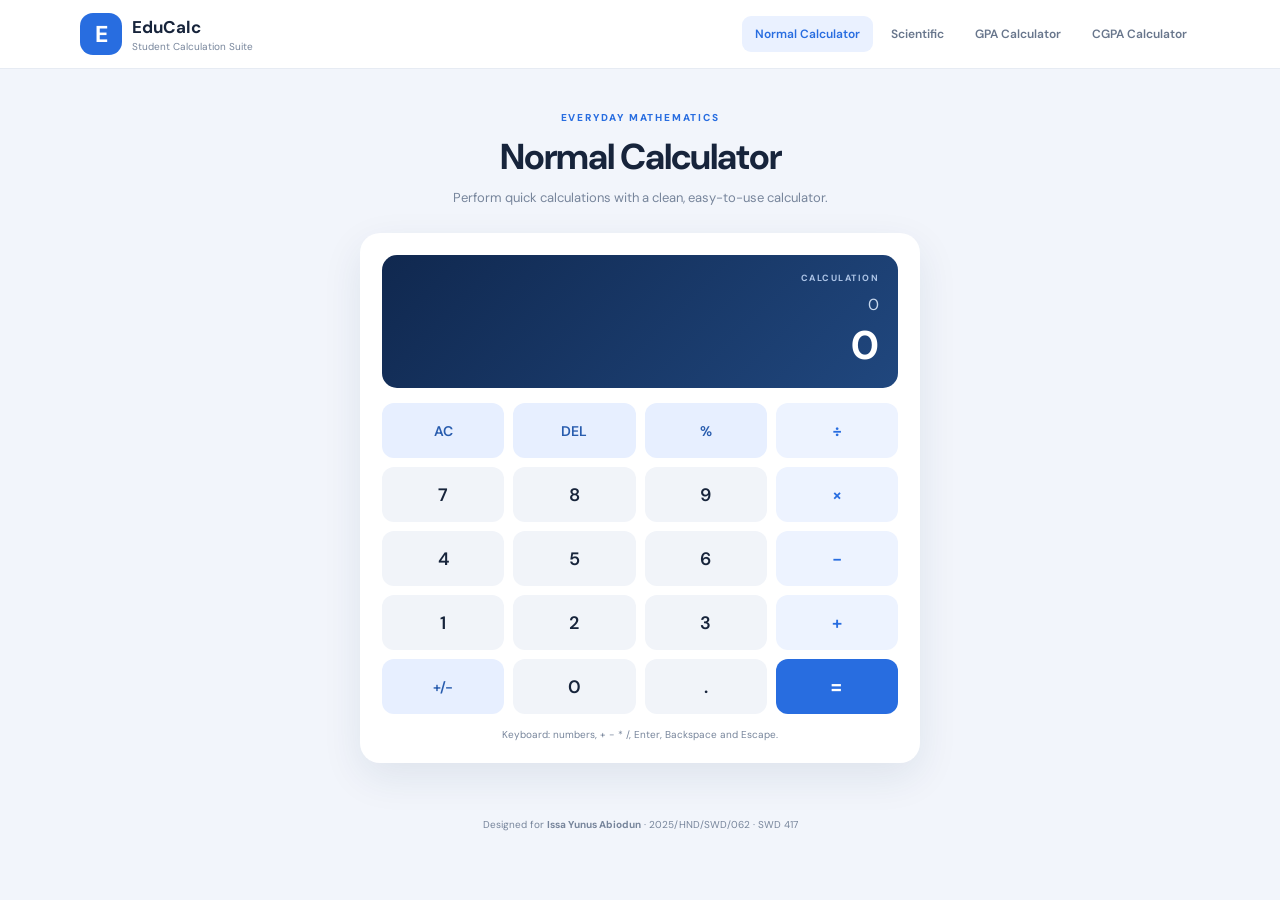
<file: index.html>
<!DOCTYPE html>
<html lang="en">
<head>
  <meta charset="UTF-8"><meta name="viewport" content="width=device-width, initial-scale=1.0">
  <meta name="description" content="EduCalc student calculator with basic and academic calculation tools.">
  <title>EduCalc | Normal Calculator</title><link rel="stylesheet" href="css/style.css">
</head>
<body>
  <header class="site-header">
    <a class="brand" href="index.html"><span class="brand-icon">E</span><span><b>EduCalc</b><small>Student Calculation Suite</small></span></a>
    <button class="menu-toggle" id="menuToggle" aria-label="Toggle navigation">☰</button>
    <nav class="main-nav" id="mainNav">
      <a class="active" href="index.html">Normal Calculator</a>
      <a href="scientific.html">Scientific</a><a href="gpa.html">GPA Calculator</a><a href="cgpa.html">CGPA Calculator</a>
    </nav>
  </header>
  <main class="container">
    <section class="page-heading"><p class="eyebrow">EVERYDAY MATHEMATICS</p><h1>Normal Calculator</h1><p>Perform quick calculations with a clean, easy-to-use calculator.</p></section>
    <section class="calculator-card">
      <div class="calc-display"><span class="display-label">CALCULATION</span><div id="normalExpression" class="calc-expression">0</div><div id="normalResult" class="calc-result">0</div></div>
      <div class="keypad" id="normalKeys">
        <button class="key utility" data-action="clear">AC</button><button class="key utility" data-action="delete">DEL</button><button class="key utility" data-action="percent">%</button><button class="key operator" data-value="÷">÷</button>
        <button class="key" data-value="7">7</button><button class="key" data-value="8">8</button><button class="key" data-value="9">9</button><button class="key operator" data-value="×">×</button>
        <button class="key" data-value="4">4</button><button class="key" data-value="5">5</button><button class="key" data-value="6">6</button><button class="key operator" data-value="−">−</button>
        <button class="key" data-value="1">1</button><button class="key" data-value="2">2</button><button class="key" data-value="3">3</button><button class="key operator" data-value="+">+</button>
        <button class="key utility" data-action="sign">+/−</button><button class="key" data-value="0">0</button><button class="key" data-action="decimal">.</button><button class="key equals" data-action="equals">=</button>
      </div>
      <p class="hint">Keyboard: numbers, + − * /, Enter, Backspace and Escape.</p>
    </section>
  </main>
  <footer class="site-footer">Designed for <b>Issa Yunus Abiodun</b> · 2025/HND/SWD/062 · SWD 417</footer>
  <script src="js/common.js"></script><script src="js/normal.js"></script>
</body></html>
</file>
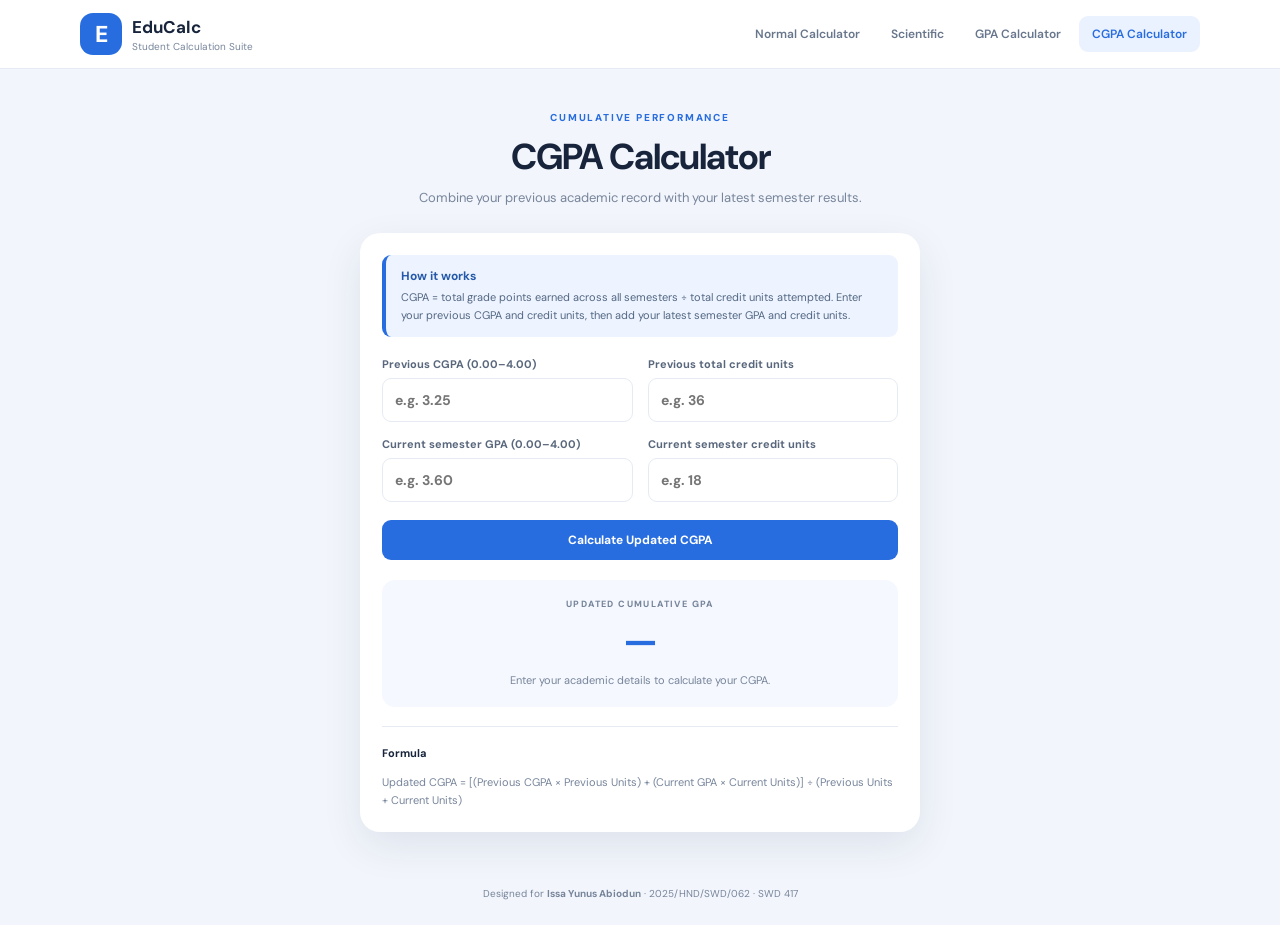
<file: cgpa.html>
<!DOCTYPE html>
<html lang="en"><head><meta charset="UTF-8"><meta name="viewport" content="width=device-width, initial-scale=1.0"><title>EduCalc | CGPA Calculator</title><link rel="stylesheet" href="css/style.css"></head>
<body><header class="site-header"><a class="brand" href="index.html"><span class="brand-icon">E</span><span><b>EduCalc</b><small>Student Calculation Suite</small></span></a><button class="menu-toggle" id="menuToggle" aria-label="Toggle navigation">☰</button><nav class="main-nav" id="mainNav"><a href="index.html">Normal Calculator</a><a href="scientific.html">Scientific</a><a href="gpa.html">GPA Calculator</a><a class="active" href="cgpa.html">CGPA Calculator</a></nav></header>
<main class="container"><section class="page-heading"><p class="eyebrow">CUMULATIVE PERFORMANCE</p><h1>CGPA Calculator</h1><p>Combine your previous academic record with your latest semester results.</p></section>
<section class="form-card"><div class="notice"><b>How it works</b><span>CGPA = total grade points earned across all semesters ÷ total credit units attempted. Enter your previous CGPA and credit units, then add your latest semester GPA and credit units.</span></div>
<div class="input-grid"><label>Previous CGPA (0.00–4.00)<input id="previousCgpa" type="number" min="0" max="4" step="0.01" placeholder="e.g. 3.25"></label><label>Previous total credit units<input id="previousUnits" type="number" min="0" step="1" placeholder="e.g. 36"></label><label>Current semester GPA (0.00–4.00)<input id="currentGpa" type="number" min="0" max="4" step="0.01" placeholder="e.g. 3.60"></label><label>Current semester credit units<input id="currentUnits" type="number" min="1" step="1" placeholder="e.g. 18"></label></div>
<button class="btn btn-primary full-btn" id="calculateCgpa" type="button">Calculate Updated CGPA</button>
<div class="result-panel" id="cgpaResult" aria-live="polite"><span>UPDATED CUMULATIVE GPA</span><strong>—</strong><small>Enter your academic details to calculate your CGPA.</small></div>
<div class="formula"><b>Formula</b><p>Updated CGPA = [(Previous CGPA × Previous Units) + (Current GPA × Current Units)] ÷ (Previous Units + Current Units)</p></div></section></main>
<footer class="site-footer">Designed for <b>Issa Yunus Abiodun</b> · 2025/HND/SWD/062 · SWD 417</footer><script src="js/common.js"></script><script src="js/cgpa.js"></script></body></html>
</file>
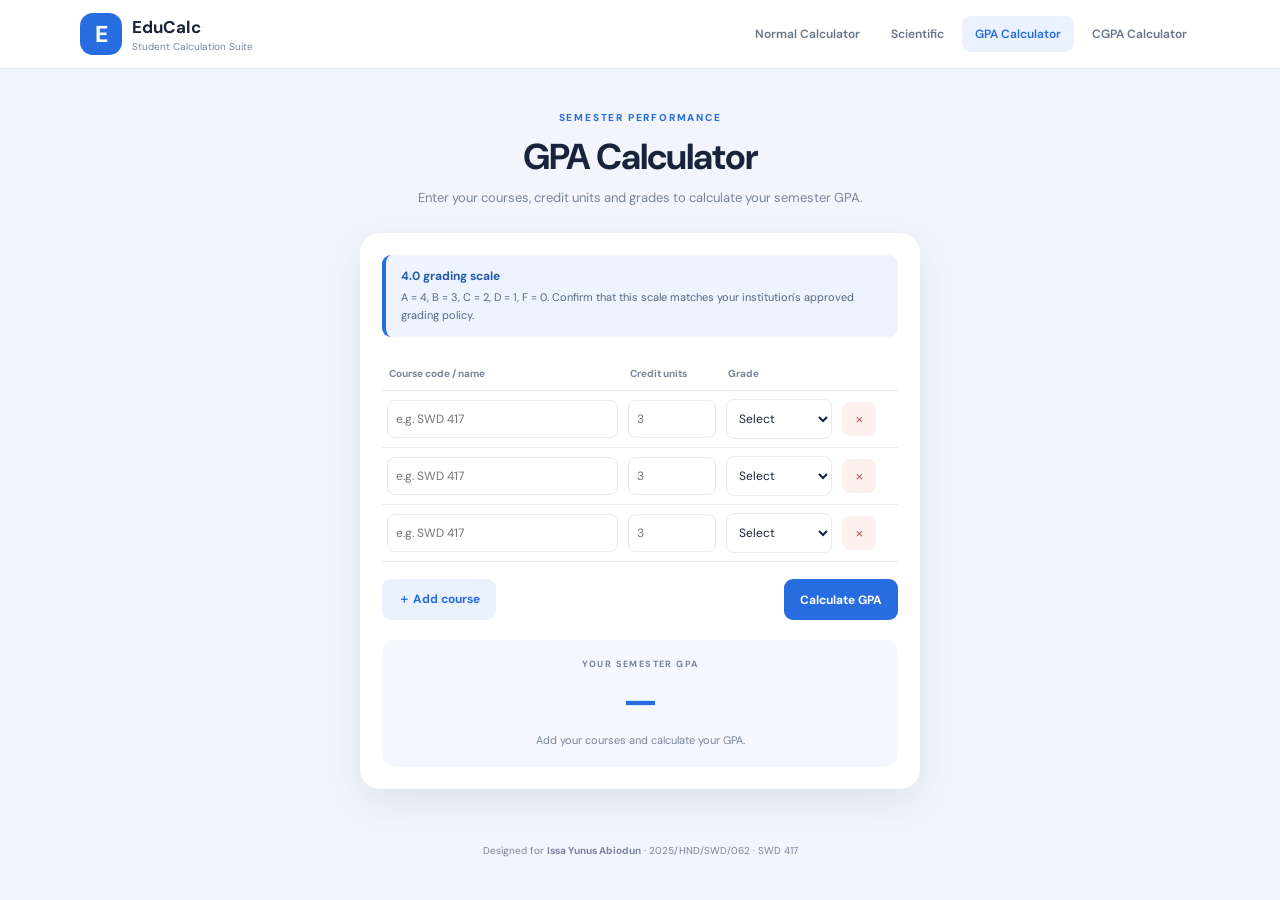
<file: gpa.html>
<!DOCTYPE html>
<html lang="en"><head><meta charset="UTF-8"><meta name="viewport" content="width=device-width, initial-scale=1.0"><title>EduCalc | GPA Calculator</title><link rel="stylesheet" href="css/style.css"></head>
<body><header class="site-header"><a class="brand" href="index.html"><span class="brand-icon">E</span><span><b>EduCalc</b><small>Student Calculation Suite</small></span></a><button class="menu-toggle" id="menuToggle" aria-label="Toggle navigation">☰</button><nav class="main-nav" id="mainNav"><a href="index.html">Normal Calculator</a><a href="scientific.html">Scientific</a><a class="active" href="gpa.html">GPA Calculator</a><a href="cgpa.html">CGPA Calculator</a></nav></header>
<main class="container"><section class="page-heading"><p class="eyebrow">SEMESTER PERFORMANCE</p><h1>GPA Calculator</h1><p>Enter your courses, credit units and grades to calculate your semester GPA.</p></section>
<section class="form-card"><div class="notice"><b>4.0 grading scale</b><span>A = 4, B = 3, C = 2, D = 1, F = 0. Confirm that this scale matches your institution's approved grading policy.</span></div>
<div class="table-wrap"><table class="course-table"><thead><tr><th>Course code / name</th><th>Credit units</th><th>Grade</th><th></th></tr></thead><tbody id="courseRows"></tbody></table></div>
<div class="form-actions"><button class="btn btn-secondary" id="addCourse" type="button">＋ Add course</button><button class="btn btn-primary" id="calculateGpa" type="button">Calculate GPA</button></div>
<div class="result-panel" id="gpaResult" aria-live="polite"><span>YOUR SEMESTER GPA</span><strong>—</strong><small>Add your courses and calculate your GPA.</small></div></section></main>
<footer class="site-footer">Designed for <b>Issa Yunus Abiodun</b> · 2025/HND/SWD/062 · SWD 417</footer><script src="js/common.js"></script><script src="js/gpa.js"></script></body></html>
</file>
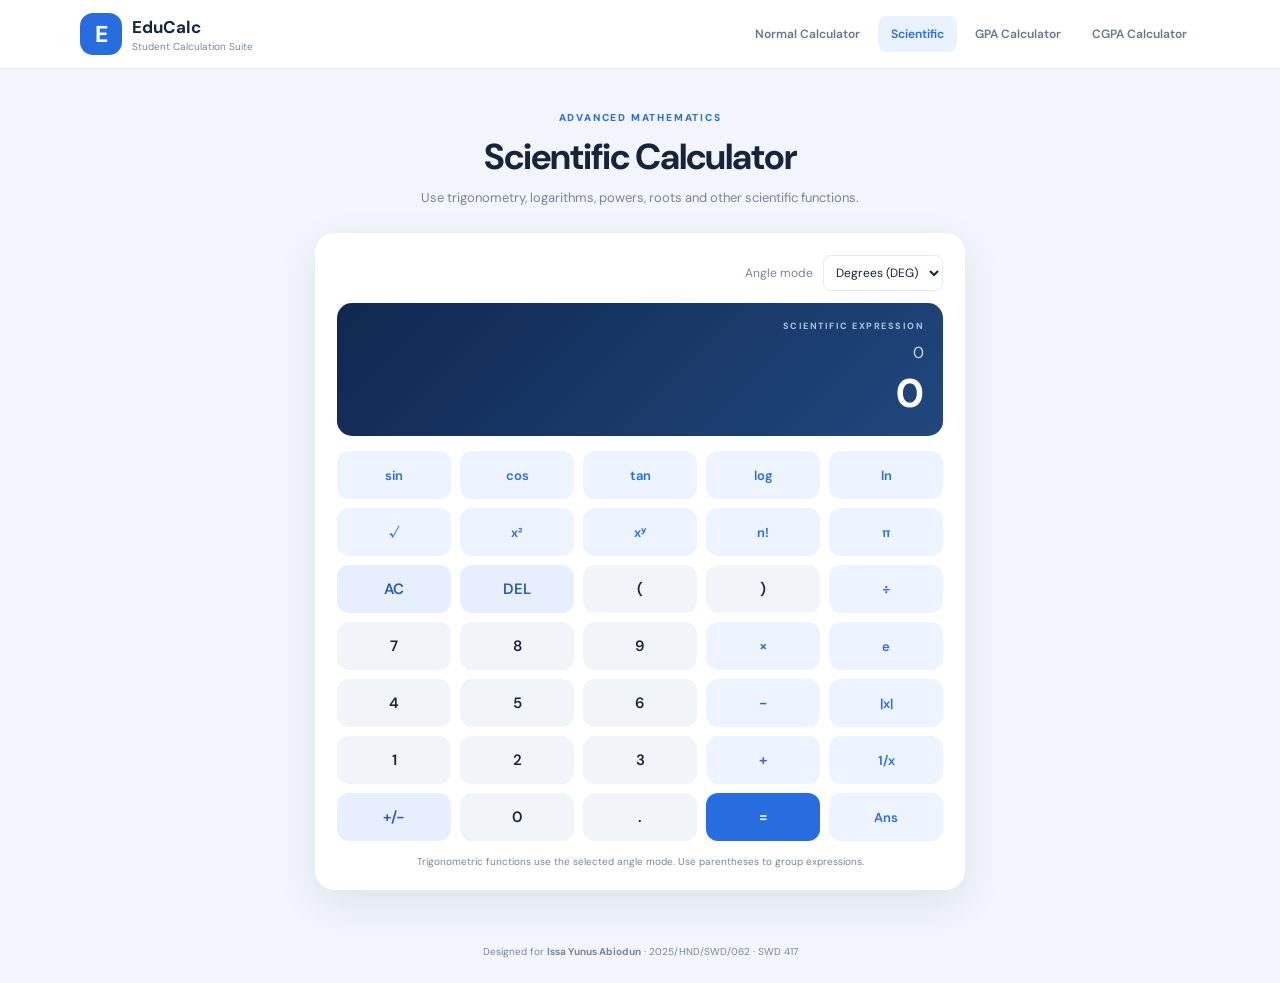
<file: scientific.html>
<!DOCTYPE html>
<html lang="en"><head><meta charset="UTF-8"><meta name="viewport" content="width=device-width, initial-scale=1.0"><title>EduCalc | Scientific Calculator</title><link rel="stylesheet" href="css/style.css"></head>
<body>
<header class="site-header"><a class="brand" href="index.html"><span class="brand-icon">E</span><span><b>EduCalc</b><small>Student Calculation Suite</small></span></a><button class="menu-toggle" id="menuToggle" aria-label="Toggle navigation">☰</button><nav class="main-nav" id="mainNav"><a href="index.html">Normal Calculator</a><a class="active" href="scientific.html">Scientific</a><a href="gpa.html">GPA Calculator</a><a href="cgpa.html">CGPA Calculator</a></nav></header>
<main class="container"><section class="page-heading"><p class="eyebrow">ADVANCED MATHEMATICS</p><h1>Scientific Calculator</h1><p>Use trigonometry, logarithms, powers, roots and other scientific functions.</p></section>
<section class="calculator-card scientific-card"><div class="mode-row"><label for="angleMode">Angle mode</label><select id="angleMode"><option value="DEG">Degrees (DEG)</option><option value="RAD">Radians (RAD)</option></select></div>
<div class="calc-display"><span class="display-label">SCIENTIFIC EXPRESSION</span><div id="sciExpression" class="calc-expression">0</div><div id="sciResult" class="calc-result">0</div></div>
<div class="keypad scientific-keys" id="scientificKeys">
<button class="key function" data-fn="sin">sin</button><button class="key function" data-fn="cos">cos</button><button class="key function" data-fn="tan">tan</button><button class="key function" data-fn="log">log</button><button class="key function" data-fn="ln">ln</button>
<button class="key function" data-fn="sqrt">√</button><button class="key function" data-fn="square">x²</button><button class="key function" data-fn="power">xʸ</button><button class="key function" data-fn="factorial">n!</button><button class="key function" data-value="π">π</button>
<button class="key utility" data-action="clear">AC</button><button class="key utility" data-action="delete">DEL</button><button class="key" data-value="(">(</button><button class="key" data-value=")">)</button><button class="key operator" data-value="÷">÷</button>
<button class="key" data-value="7">7</button><button class="key" data-value="8">8</button><button class="key" data-value="9">9</button><button class="key operator" data-value="×">×</button><button class="key function" data-value="e">e</button>
<button class="key" data-value="4">4</button><button class="key" data-value="5">5</button><button class="key" data-value="6">6</button><button class="key operator" data-value="−">−</button><button class="key function" data-fn="abs">|x|</button>
<button class="key" data-value="1">1</button><button class="key" data-value="2">2</button><button class="key" data-value="3">3</button><button class="key operator" data-value="+">+</button><button class="key function" data-fn="reciprocal">1/x</button>
<button class="key utility" data-action="sign">+/−</button><button class="key" data-value="0">0</button><button class="key" data-action="decimal">.</button><button class="key equals" data-action="equals">=</button><button class="key function" data-fn="ans">Ans</button>
</div><p class="hint">Trigonometric functions use the selected angle mode. Use parentheses to group expressions.</p></section></main>
<footer class="site-footer">Designed for <b>Issa Yunus Abiodun</b> · 2025/HND/SWD/062 · SWD 417</footer><script src="js/common.js"></script><script src="js/scientific.js"></script></body></html>
</file>
<file: css/style.css>
@import url('https://fonts.googleapis.com/css2?family=DM+Sans:wght@400;500;600;700;800&display=swap');
:root{--bg:#f2f5fb;--card:#fff;--ink:#17243b;--muted:#77859b;--blue:#286de0;--blue-dark:#1855bd;--pale:#eaf1ff;--line:#e6ebf3;--shadow:0 14px 40px rgba(26,53,94,.09)}
*{box-sizing:border-box}body{margin:0;background:var(--bg);color:var(--ink);font-family:'DM Sans',Arial,sans-serif;min-height:100vh}
.site-header{background:var(--card);border-bottom:1px solid var(--line);padding:13px max(20px,calc((100% - 1120px)/2));display:flex;align-items:center;justify-content:space-between;gap:20px;position:sticky;top:0;z-index:5}
.brand{display:flex;align-items:center;gap:10px;color:var(--ink);text-decoration:none;flex-shrink:0}.brand-icon{height:42px;width:42px;border-radius:13px;background:var(--blue);color:white;display:grid;place-items:center;font-weight:800;font-size:23px}.brand b{display:block;font-size:17px}.brand small{display:block;color:var(--muted);font-size:10px;margin-top:2px}
.main-nav{display:flex;gap:5px;align-items:center}.main-nav a{padding:10px 13px;text-decoration:none;color:#68768c;font-size:12px;font-weight:600;border-radius:9px;white-space:nowrap}.main-nav a:hover,.main-nav a.active{background:var(--pale);color:var(--blue)}
.menu-toggle{display:none;border:0;background:var(--pale);color:var(--blue);padding:9px 12px;border-radius:8px;font-size:20px}
.container{max-width:850px;width:calc(100% - 32px);margin:42px auto 55px}.page-heading{text-align:center;margin-bottom:27px}.eyebrow{color:var(--blue);font-size:10px;font-weight:800;letter-spacing:1.8px;margin:0 0 9px}.page-heading h1{font-size:clamp(27px,5vw,36px);margin:0;letter-spacing:-1px}.page-heading>p:last-child{color:var(--muted);font-size:13px;margin:9px 0 0}
.calculator-card,.form-card{max-width:560px;margin:0 auto;background:var(--card);padding:22px;border-radius:20px;box-shadow:var(--shadow)}.calc-display{background:linear-gradient(135deg,#10284f,#20477e);border-radius:15px;padding:17px 19px;min-height:130px;text-align:right;color:white;display:flex;flex-direction:column;justify-content:flex-end;overflow:hidden}.display-label{font-size:9px;color:#aec5e7;letter-spacing:1.5px;font-weight:700}.calc-expression{font-size:16px;color:#c8d8ed;min-height:25px;margin-top:10px;overflow-wrap:anywhere}.calc-result{font-size:clamp(30px,7vw,40px);font-weight:700;overflow-wrap:anywhere}
.keypad{display:grid;grid-template-columns:repeat(4,minmax(0,1fr));gap:9px;margin-top:15px}.key{border:0;border-radius:12px;min-height:55px;background:#f1f4f9;color:var(--ink);font:600 18px 'DM Sans';cursor:pointer}.key:hover{background:#e6ecf6}.key.utility{background:#e7efff;color:#285cae;font-size:14px}.key.operator,.key.function{background:#edf3ff;color:var(--blue)}.key.equals{background:var(--blue);color:#fff;font-size:22px}.key.equals:hover,.btn-primary:hover{background:var(--blue-dark)}.hint{text-align:center;color:var(--muted);font-size:10px;margin:14px 0 0}
.scientific-card{max-width:650px}.mode-row{display:flex;align-items:center;justify-content:flex-end;gap:10px;margin-bottom:12px;font-size:12px;color:var(--muted)}select,input{font:inherit}.mode-row select{border:1px solid var(--line);border-radius:8px;padding:8px;background:white;color:var(--ink)}.scientific-keys{grid-template-columns:repeat(5,minmax(0,1fr))}.scientific-keys .key{min-height:48px;font-size:15px}.scientific-keys .key.function{font-size:13px}
.notice{display:flex;flex-direction:column;gap:5px;background:#edf4ff;border-left:4px solid var(--blue);padding:13px 15px;border-radius:9px;margin-bottom:20px}.notice b{font-size:12px;color:#2459a9}.notice span{font-size:11px;color:#536783;line-height:1.6}
.table-wrap{overflow-x:auto}.course-table{width:100%;border-collapse:collapse;min-width:450px}.course-table th{text-align:left;color:var(--muted);font-size:10px;padding:10px 7px;border-bottom:1px solid var(--line)}.course-table td{padding:8px 5px;border-bottom:1px solid var(--line)}.course-table input,.course-table select{width:100%;min-width:0;border:1px solid var(--line);border-radius:8px;padding:10px 8px;background:#fff;color:var(--ink);font-size:12px}.course-table .remove-row{border:0;background:#fff0f0;color:#c34c4c;border-radius:8px;width:34px;height:34px;cursor:pointer}
.form-actions{display:flex;gap:10px;justify-content:space-between;flex-wrap:wrap;margin-top:17px}.btn{border:0;border-radius:9px;padding:12px 16px;font:700 12px 'DM Sans';cursor:pointer}.btn-primary{background:var(--blue);color:white}.btn-secondary{background:var(--pale);color:var(--blue)}.result-panel{margin-top:20px;padding:18px;border-radius:13px;background:#f5f8fe;text-align:center;display:flex;flex-direction:column;gap:6px}.result-panel span{font-size:9px;font-weight:800;letter-spacing:1.4px;color:var(--muted)}.result-panel strong{font-size:38px;color:var(--blue)}.result-panel small{font-size:11px;color:var(--muted);line-height:1.5}.input-grid{display:grid;grid-template-columns:1fr 1fr;gap:15px}.input-grid label{font-size:11px;font-weight:700;color:#59677c;display:flex;flex-direction:column;gap:7px}.input-grid input{width:100%;border:1px solid var(--line);border-radius:9px;padding:12px;font-size:14px;color:var(--ink);outline-color:var(--blue)}.full-btn{width:100%;margin-top:18px}.formula{margin-top:19px;border-top:1px solid var(--line);padding-top:14px}.formula b{font-size:11px}.formula p{font-size:11px;color:var(--muted);line-height:1.7;margin-bottom:0}.site-footer{text-align:center;padding:0 15px 25px;color:var(--muted);font-size:10px}
@media(max-width:760px){.site-header{padding:12px 16px;flex-wrap:wrap}.menu-toggle{display:block}.main-nav{display:none;order:3;width:100%;flex-direction:column;align-items:stretch;padding-top:8px}.main-nav.open{display:flex}.main-nav a{padding:11px}.container{margin-top:30px}}
@media(max-width:480px){.calculator-card,.form-card{padding:14px;border-radius:15px}.keypad{gap:7px}.key{min-height:51px}.scientific-keys{gap:6px}.scientific-keys .key{min-height:44px;font-size:12px}.input-grid{grid-template-columns:1fr}.page-heading{margin-bottom:20px}}
</file>
